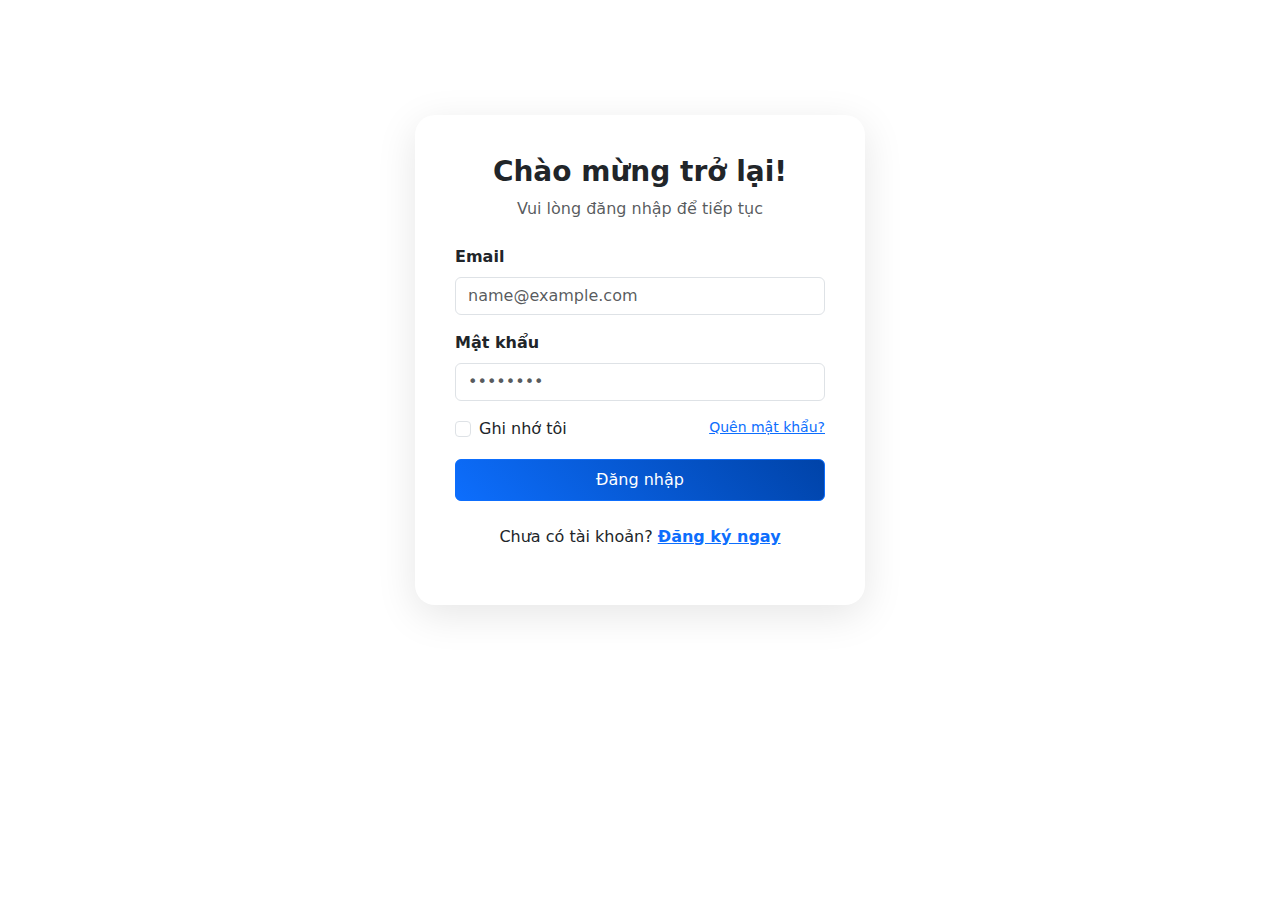
<file: login.html>
<!DOCTYPE html>
<html lang="vi">
<head>
    <meta charset="UTF-8">
    <title>Đăng nhập</title>
    <link rel="stylesheet" href="style.css">
    <link rel="stylesheet" href="https://cdn.jsdelivr.net/npm/bootstrap@5.3.2/dist/css/bootstrap.min.css">
</head>
<body>

<div class="form-wrapper">
    <div class="form-container">
        <div class="text-center mb-4">
            <h3 class="fw-bold">Chào mừng trở lại!</h3>
            <p class="text-muted">Vui lòng đăng nhập để tiếp tục</p>
        </div>

        <form>
            <div class="mb-3">
                <label class="form-label fw-bold">Email</label>
                <input type="email" class="form-control" placeholder="name@example.com">
            </div>

            <div class="mb-3">
                <label class="form-label fw-bold">Mật khẩu</label>
                <input type="password" class="form-control" placeholder="••••••••">
            </div>

            <div class="d-flex justify-content-between mb-3">
                <div class="form-check">
                    <input class="form-check-input" type="checkbox" id="remember">
                    <label class="form-check-label" for="remember">Ghi nhớ tôi</label>
                </div>
                <a href="#" class="text-primary small">Quên mật khẩu?</a>
            </div>

            <button class="btn btn-primary w-100 py-2 fs-6">Đăng nhập</button>

            <p class="mt-4 text-center">
                Chưa có tài khoản? <a href="register.html" class="fw-bold">Đăng ký ngay</a>
            </p>
        </form>
    </div>
</div>
<script src="main.js"></script>
</body>
</html>
</file>
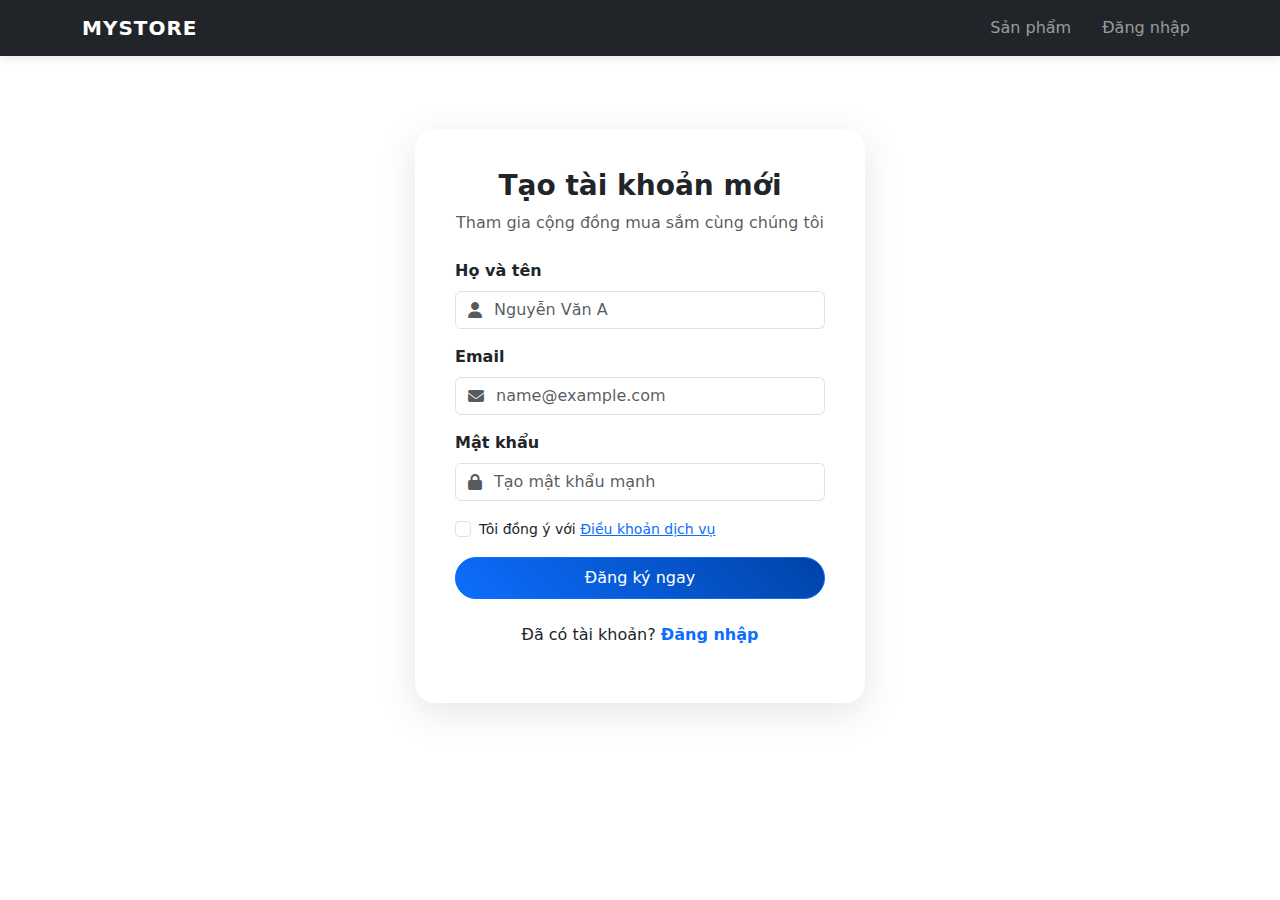
<file: register.html>
<!DOCTYPE html>
<html lang="vi">
<head>
    <meta charset="UTF-8">
    <title>Đăng ký tài khoản</title>
    <link rel="stylesheet" href="style.css">
    <link rel="stylesheet" href="https://cdn.jsdelivr.net/npm/bootstrap@5.3.2/dist/css/bootstrap.min.css">
    <link rel="stylesheet" href="https://cdnjs.cloudflare.com/ajax/libs/font-awesome/6.4.0/css/all.min.css">
</head>
<body>

<nav class="navbar navbar-expand-lg navbar-dark bg-dark sticky-top px-4">
  <div class="container">
      <a class="navbar-brand" href="index.html">MyStore</a>
      <div class="collapse navbar-collapse" id="navbarNav">
        <ul class="navbar-nav ms-auto align-items-center">
          <li class="nav-item"><a class="nav-link" href="products.html">Sản phẩm</a></li>
          <li class="nav-item"><a class="nav-link" href="login.html">Đăng nhập</a></li>
        </ul>
      </div>
  </div>
</nav>

<div class="form-wrapper">
    <div class="form-container">
        <div class="text-center mb-4">
            <h3 class="fw-bold">Tạo tài khoản mới</h3>
            <p class="text-muted">Tham gia cộng đồng mua sắm cùng chúng tôi</p>
        </div>

        <form>
            <div class="mb-3">
                <label class="form-label fw-bold">Họ và tên</label>
                <div class="input-group">
                    <span class="input-group-text bg-white"><i class="fas fa-user text-muted"></i></span>
                    <input type="text" class="form-control border-start-0 ps-0" placeholder="Nguyễn Văn A">
                </div>
            </div>

            <div class="mb-3">
                <label class="form-label fw-bold">Email</label>
                <div class="input-group">
                    <span class="input-group-text bg-white"><i class="fas fa-envelope text-muted"></i></span>
                    <input type="email" class="form-control border-start-0 ps-0" placeholder="name@example.com">
                </div>
            </div>

            <div class="mb-3">
                <label class="form-label fw-bold">Mật khẩu</label>
                <div class="input-group">
                    <span class="input-group-text bg-white"><i class="fas fa-lock text-muted"></i></span>
                    <input type="password" class="form-control border-start-0 ps-0" placeholder="Tạo mật khẩu mạnh">
                </div>
            </div>

            <div class="form-check mb-3">
                <input class="form-check-input" type="checkbox" id="terms" required>
                <label class="form-check-label small" for="terms">
                    Tôi đồng ý với <a href="#" class="text-primary">Điều khoản dịch vụ</a>
                </label>
            </div>

            <button class="btn btn-primary w-100 py-2 fs-6 rounded-pill">Đăng ký ngay</button>

            <p class="mt-4 text-center">
                Đã có tài khoản? <a href="login.html" class="fw-bold text-decoration-none">Đăng nhập</a>
            </p>
        </form>
    </div>
</div>

<script src="https://cdn.jsdelivr.net/npm/bootstrap@5.3.2/dist/js/bootstrap.bundle.min.js"></script>
<script src="main.js"></script>
</body>
</html>
</file>
<file: style.css>
@import url('https://fonts.googleapis.com/css2?family=Poppins:wght@300;400;500;600;700&display=swap');

:root {
    --primary-color: #0d6efd;
    --secondary-color: #6c757d;
    --bg-light: #f4f7f6;
    --text-dark: #333;
}

body {
    font-family: 'Poppins', sans-serif;
    background-color: var(--bg-light);
    color: var(--text-dark);
}

a {
    text-decoration: none;
}

/* Navbar */
.navbar {
    box-shadow: 0 2px 10px rgba(0,0,0,0.1);
    padding: 1rem 0;
}

.navbar-brand {
    font-weight: 700;
    font-size: 1.5rem;
    letter-spacing: 1px;
    text-transform: uppercase;
}

.nav-link {
    font-weight: 500;
    margin-left: 15px;
    transition: 0.3s;
}

.nav-link:hover {
    color: #ffc107 !important; /* Màu vàng khi hover */
}

.banner {
    height: 450px; /* Cao hơn chút */
    background: linear-gradient(rgba(0,0,0,0.5), rgba(0,0,0,0.5)), url('https://images.unsplash.com/photo-1441986300917-64674bd600d8?q=80&w=1770&auto=format&fit=crop');
    background-size: cover;
    background-position: center;
    display: flex;
    flex-direction: column;
    align-items: center;
    justify-content: center;
    color: white;
    text-align: center;
    border-radius: 0 0 20px 20px; /* Bo cong phía dưới */
}

.banner h1 {
    font-size: 3.5rem;
    font-weight: 700;
    margin-bottom: 10px;
    text-shadow: 2px 2px 10px rgba(0,0,0,0.5);
}

.banner p {
    font-size: 1.2rem;
    margin-bottom: 20px;
    font-weight: 300;
}

/* Product Card */
.product-card {
    border: none;
    border-radius: 15px;
    background: #fff;
    box-shadow: 0 5px 15px rgba(0,0,0,0.05);
    transition: all 0.3s ease;
    overflow: hidden;
    height: 100%;
}

.product-card:hover {
    transform: translateY(-10px);
    box-shadow: 0 15px 30px rgba(0,0,0,0.15);
}

.product-card img {
    height: 220px;
    width: 100%;
    object-fit: cover; 
    transition: 0.3s;
}

.product-card:hover img {
    transform: scale(1.05);
}

.card-body {
    padding: 20px;
}

.card-title {
    font-weight: 600;
    margin-bottom: 10px;
}

.price-tag {
    color: var(--primary-color);
    font-weight: 700;
    font-size: 1.1rem;
    margin-bottom: 15px;
    display: block;
}

.btn {
    border-radius: 50px; 
    padding: 8px 25px;
    font-weight: 500;
    transition: 0.3s;
}

.btn-primary {
    background: linear-gradient(45deg, #0d6efd, #0043a8);
    border: none;
}

.btn-primary:hover {
    box-shadow: 0 5px 15px rgba(13, 110, 253, 0.4);
}

.form-wrapper {
    min-height: 80vh;
    display: flex;
    align-items: center;
    justify-content: center;
}

.form-container {
    width: 100%;
    max-width: 450px;
    padding: 40px;
    background: white;
    border-radius: 20px;
    box-shadow: 0 10px 40px rgba(0,0,0,0.1);
}

.form-control {
    border-radius: 10px;
    padding: 12px 15px;
    border: 1px solid #e1e1e1;
    background-color: #fafafa;
}

.form-control:focus {
    box-shadow: none;
    border-color: var(--primary-color);
    background-color: #fff;
}

footer {
    background-color: #212529;
    color: #ccc;
    padding: 40px 0;
    margin-top: 60px;
}
footer h5 { color: #fff; margin-bottom: 20px; }
footer a { color: #ccc; transition: 0.2s; }
footer a:hover { color: #fff; text-decoration: underline; }
</file>
